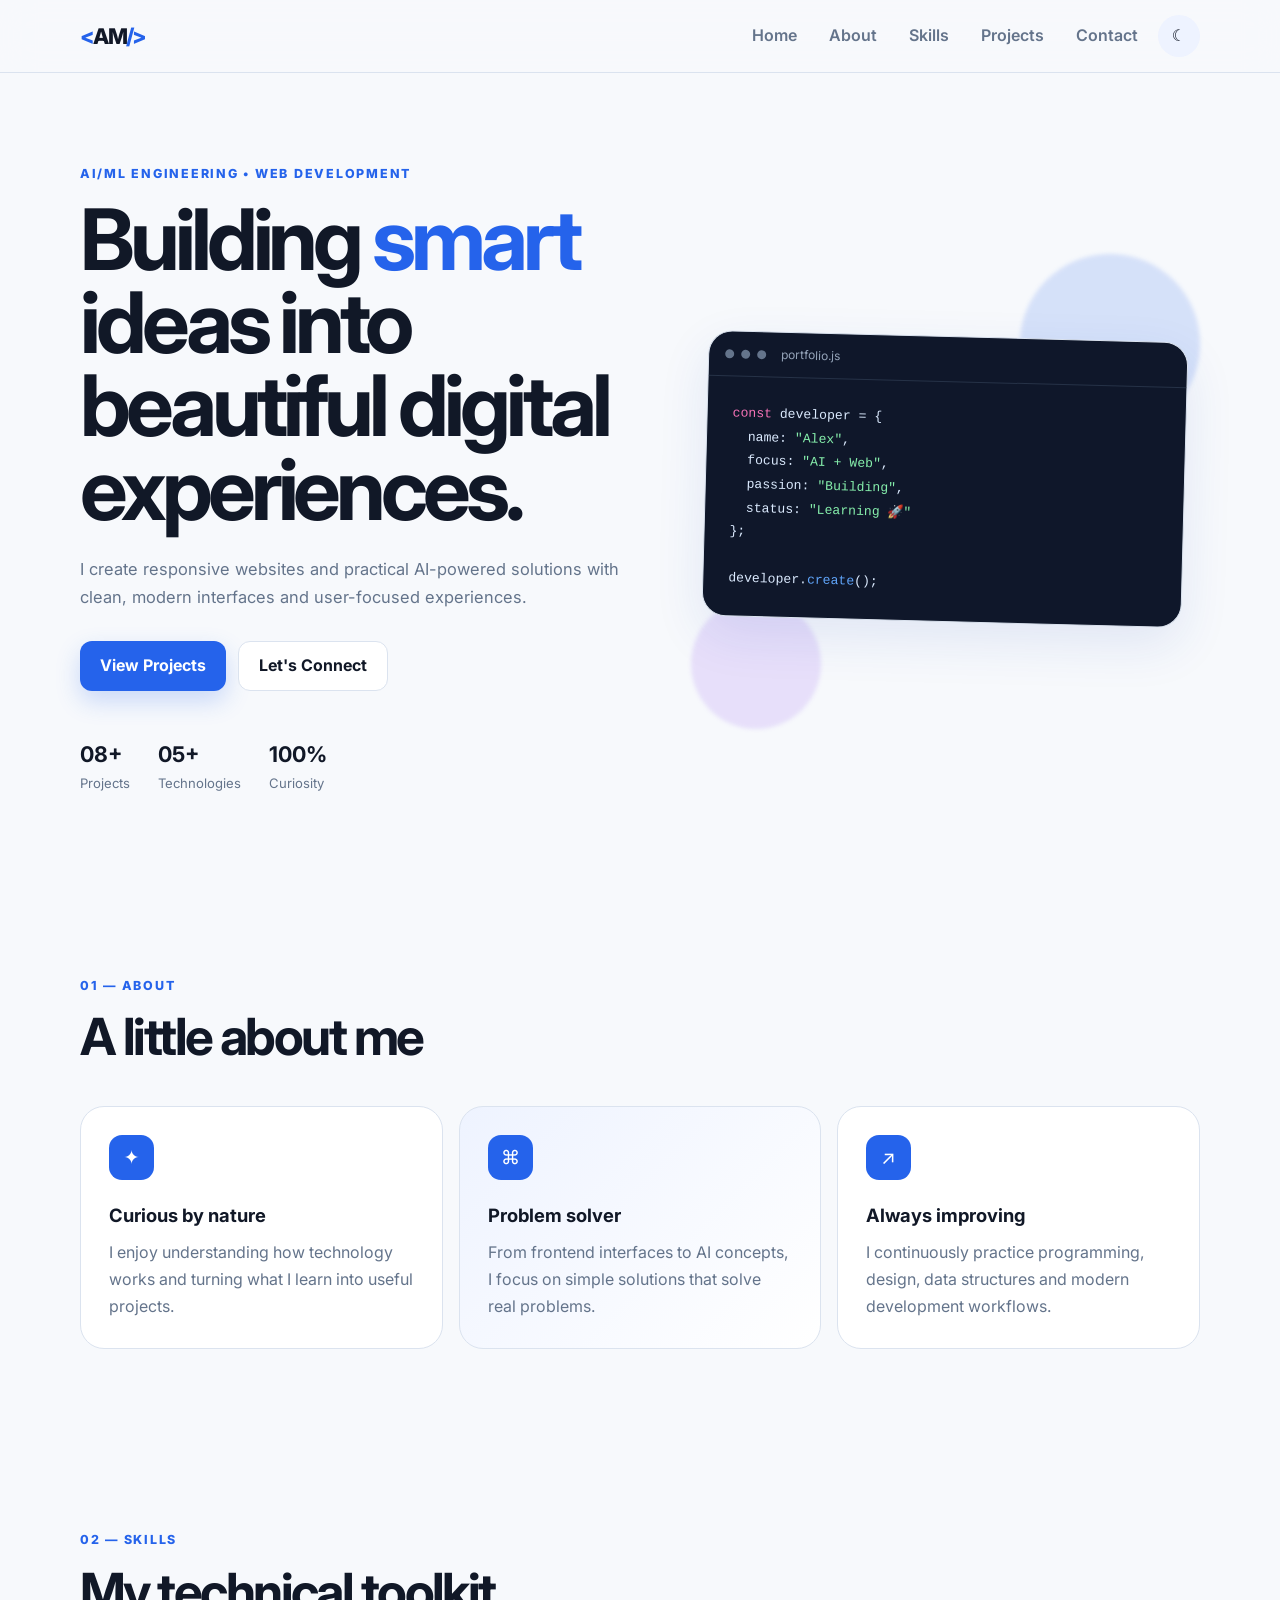
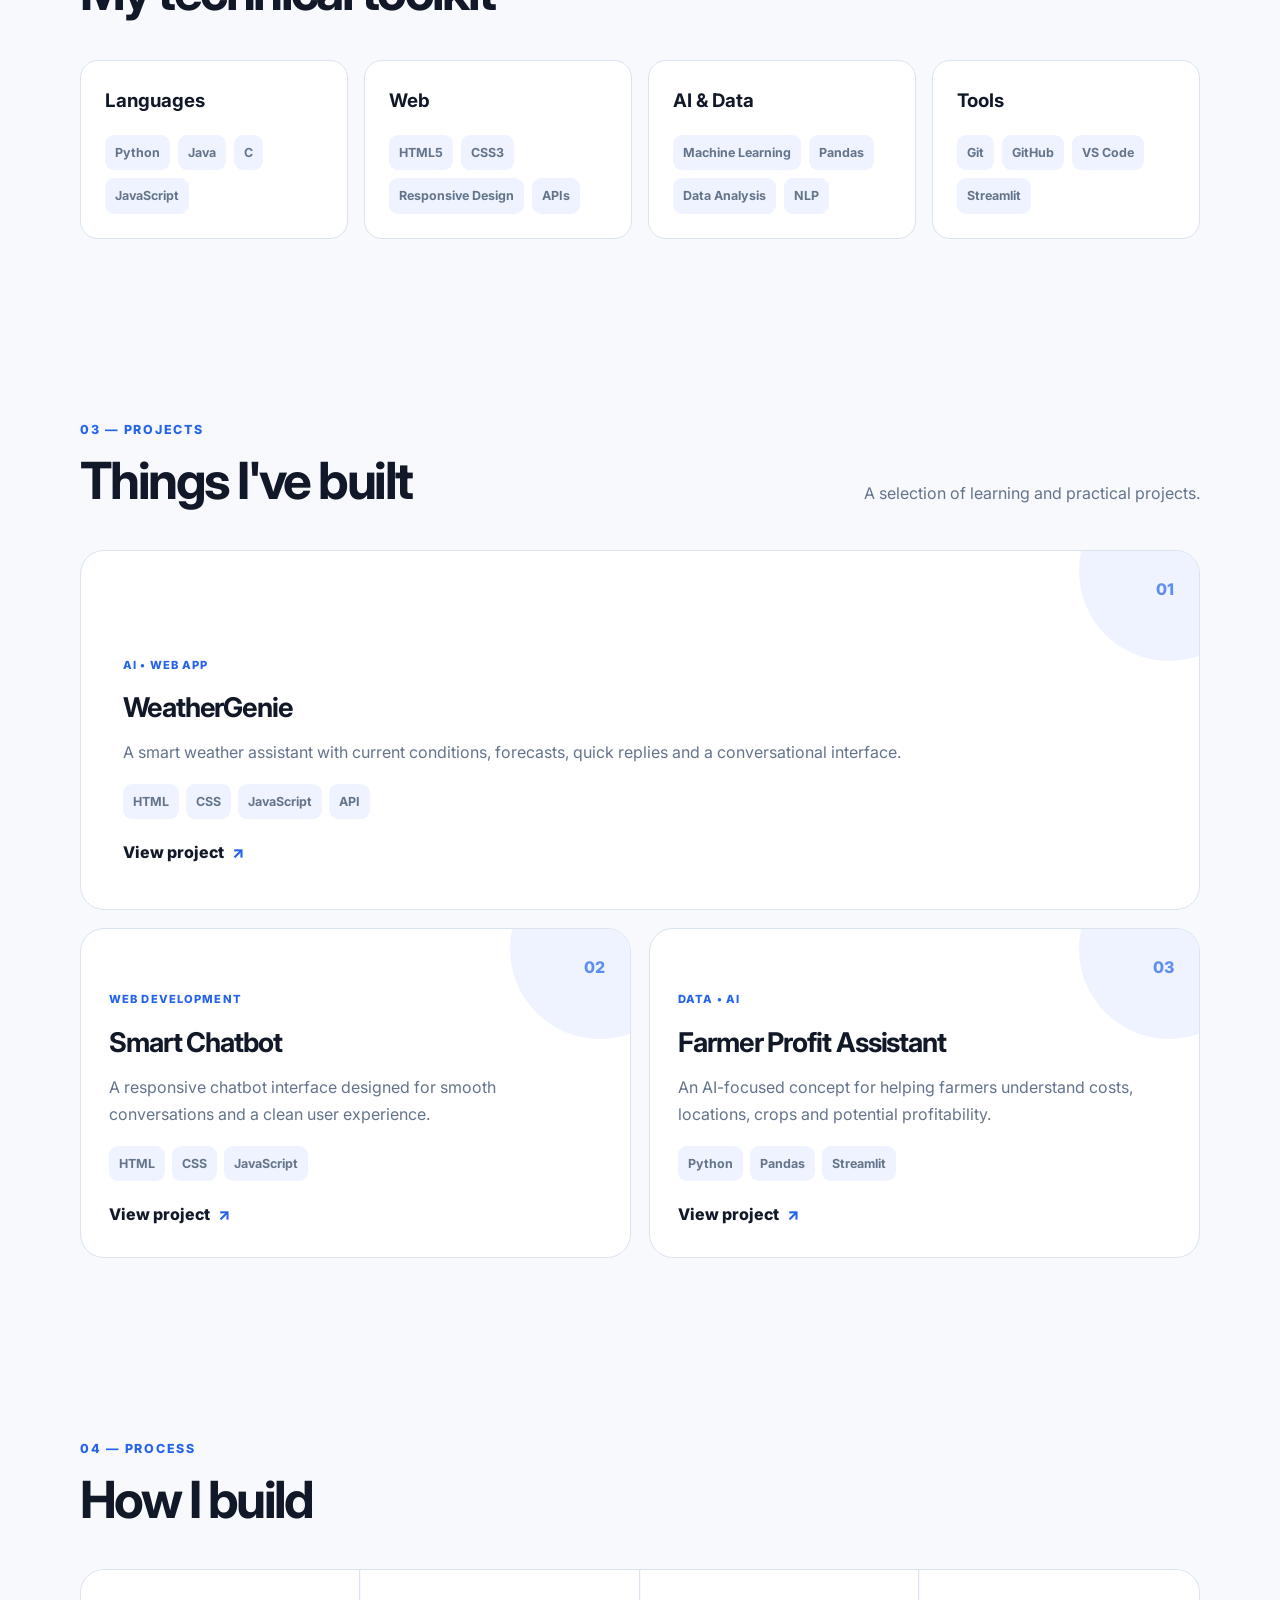
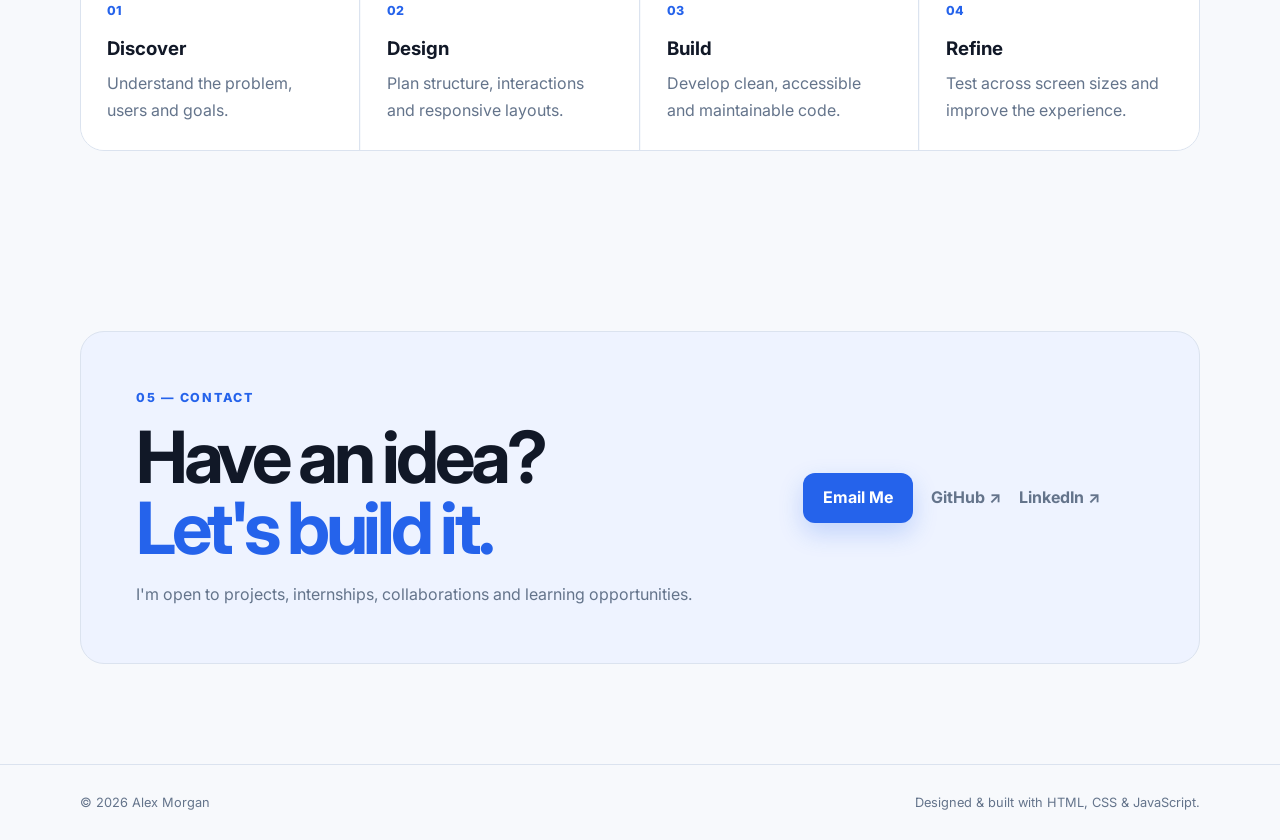
<file: index.html>
<!DOCTYPE html>
<html lang="en">
<head>
  <meta charset="UTF-8">
  <meta name="viewport" content="width=device-width, initial-scale=1.0">
  <meta name="description" content="Responsive AI/ML engineering portfolio">
  <title>Alex Morgan | AI/ML Portfolio</title>
  <link rel="preconnect" href="https://fonts.googleapis.com">
  <link rel="preconnect" href="https://fonts.gstatic.com" crossorigin>
  <link href="https://fonts.googleapis.com/css2?family=Inter:wght@400;500;600;700;800&display=swap" rel="stylesheet">
  <link rel="stylesheet" href="style.css">
</head>
<body>
  <header class="site-header">
    <nav class="nav container" aria-label="Main navigation">
      <a class="logo" href="#home" aria-label="Alex Morgan home">
        <span>&lt;</span>AM<span>/&gt;</span>
      </a>

      <button class="menu-toggle" id="menuToggle" aria-label="Open navigation" aria-expanded="false">
        <span></span><span></span><span></span>
      </button>

      <div class="nav-links" id="navLinks">
        <a href="#home">Home</a>
        <a href="#about">About</a>
        <a href="#skills">Skills</a>
        <a href="#projects">Projects</a>
        <a href="#contact">Contact</a>
        <button class="theme-toggle" id="themeToggle" aria-label="Toggle dark mode">☾</button>
      </div>
    </nav>
  </header>

  <main id="home">
    <section class="hero container">
      <div class="hero-content">
        <p class="eyebrow">AI/ML ENGINEERING • WEB DEVELOPMENT</p>
        <h1>Building <span>smart</span> ideas into beautiful digital experiences.</h1>
        <p class="hero-text">
          I create responsive websites and practical AI-powered solutions with clean,
          modern interfaces and user-focused experiences.
        </p>
        <div class="hero-actions">
          <a class="btn btn-primary" href="#projects">View Projects</a>
          <a class="btn btn-secondary" href="#contact">Let's Connect</a>
        </div>
        <div class="quick-stats" aria-label="Portfolio statistics">
          <div><strong>08+</strong><span>Projects</span></div>
          <div><strong>05+</strong><span>Technologies</span></div>
          <div><strong>100%</strong><span>Curiosity</span></div>
        </div>
      </div>

      <div class="hero-visual" aria-hidden="true">
        <div class="orb orb-one"></div>
        <div class="orb orb-two"></div>
        <div class="code-card">
          <div class="code-top"><i></i><i></i><i></i><span>portfolio.js</span></div>
          <pre><code><span class="pink">const</span> developer = {
  name: <span class="green">"Alex"</span>,
  focus: <span class="green">"AI + Web"</span>,
  passion: <span class="green">"Building"</span>,
  status: <span class="green">"Learning 🚀"</span>
};

developer.<span class="blue">create</span>();</code></pre>
        </div>
      </div>
    </section>

    <section class="section" id="about">
      <div class="container">
        <div class="section-heading">
          <p class="eyebrow">01 — ABOUT</p>
          <h2>A little about me</h2>
        </div>
        <div class="about-grid">
          <article class="about-card">
            <div class="about-icon">✦</div>
            <h3>Curious by nature</h3>
            <p>I enjoy understanding how technology works and turning what I learn into useful projects.</p>
          </article>
          <article class="about-card featured">
            <div class="about-icon">⌘</div>
            <h3>Problem solver</h3>
            <p>From frontend interfaces to AI concepts, I focus on simple solutions that solve real problems.</p>
          </article>
          <article class="about-card">
            <div class="about-icon">↗</div>
            <h3>Always improving</h3>
            <p>I continuously practice programming, design, data structures and modern development workflows.</p>
          </article>
        </div>
      </div>
    </section>

    <section class="section skills-section" id="skills">
      <div class="container">
        <div class="section-heading">
          <p class="eyebrow">02 — SKILLS</p>
          <h2>My technical toolkit</h2>
        </div>
        <div class="skills-grid">
          <div class="skill-group">
            <h3>Languages</h3>
            <div class="skill-list">
              <span>Python</span><span>Java</span><span>C</span><span>JavaScript</span>
            </div>
          </div>
          <div class="skill-group">
            <h3>Web</h3>
            <div class="skill-list">
              <span>HTML5</span><span>CSS3</span><span>Responsive Design</span><span>APIs</span>
            </div>
          </div>
          <div class="skill-group">
            <h3>AI & Data</h3>
            <div class="skill-list">
              <span>Machine Learning</span><span>Pandas</span><span>Data Analysis</span><span>NLP</span>
            </div>
          </div>
          <div class="skill-group">
            <h3>Tools</h3>
            <div class="skill-list">
              <span>Git</span><span>GitHub</span><span>VS Code</span><span>Streamlit</span>
            </div>
          </div>
        </div>
      </div>
    </section>

    <section class="section" id="projects">
      <div class="container">
        <div class="section-heading heading-row">
          <div>
            <p class="eyebrow">03 — PROJECTS</p>
            <h2>Things I've built</h2>
          </div>
          <p class="heading-note">A selection of learning and practical projects.</p>
        </div>

        <div class="projects-grid">
          <article class="project-card project-large">
            <div class="project-number">01</div>
            <div class="project-content">
              <span class="project-tag">AI • WEB APP</span>
              <h3>WeatherGenie</h3>
              <p>A smart weather assistant with current conditions, forecasts, quick replies and a conversational interface.</p>
              <div class="project-tech"><span>HTML</span><span>CSS</span><span>JavaScript</span><span>API</span></div>
              <a href="#contact" class="project-link">View project <span>↗</span></a>
            </div>
          </article>

          <article class="project-card">
            <div class="project-number">02</div>
            <div class="project-content">
              <span class="project-tag">WEB DEVELOPMENT</span>
              <h3>Smart Chatbot</h3>
              <p>A responsive chatbot interface designed for smooth conversations and a clean user experience.</p>
              <div class="project-tech"><span>HTML</span><span>CSS</span><span>JavaScript</span></div>
              <a href="#contact" class="project-link">View project <span>↗</span></a>
            </div>
          </article>

          <article class="project-card">
            <div class="project-number">03</div>
            <div class="project-content">
              <span class="project-tag">DATA • AI</span>
              <h3>Farmer Profit Assistant</h3>
              <p>An AI-focused concept for helping farmers understand costs, locations, crops and potential profitability.</p>
              <div class="project-tech"><span>Python</span><span>Pandas</span><span>Streamlit</span></div>
              <a href="#contact" class="project-link">View project <span>↗</span></a>
            </div>
          </article>
        </div>
      </div>
    </section>

    <section class="section process-section">
      <div class="container">
        <div class="section-heading">
          <p class="eyebrow">04 — PROCESS</p>
          <h2>How I build</h2>
        </div>
        <div class="process-grid">
          <div class="process-step"><span>01</span><h3>Discover</h3><p>Understand the problem, users and goals.</p></div>
          <div class="process-step"><span>02</span><h3>Design</h3><p>Plan structure, interactions and responsive layouts.</p></div>
          <div class="process-step"><span>03</span><h3>Build</h3><p>Develop clean, accessible and maintainable code.</p></div>
          <div class="process-step"><span>04</span><h3>Refine</h3><p>Test across screen sizes and improve the experience.</p></div>
        </div>
      </div>
    </section>

    <section class="contact section" id="contact">
      <div class="container contact-box">
        <div>
          <p class="eyebrow">05 — CONTACT</p>
          <h2>Have an idea?<br><span>Let's build it.</span></h2>
          <p>I'm open to projects, internships, collaborations and learning opportunities.</p>
        </div>
        <div class="contact-actions">
          <a class="btn btn-primary" href="mailto:your.email@example.com">Email Me</a>
          <a class="social-link" href="https://github.com/" target="_blank" rel="noopener">GitHub ↗</a>
          <a class="social-link" href="https://www.linkedin.com/" target="_blank" rel="noopener">LinkedIn ↗</a>
        </div>
      </div>
    </section>
  </main>

  <footer class="footer">
    <div class="container">
      <span>© 2026 Alex Morgan</span>
      <span>Designed & built with HTML, CSS & JavaScript.</span>
    </div>
  </footer>

  <script src="script.js"></script>
</body>
</html>
</file>
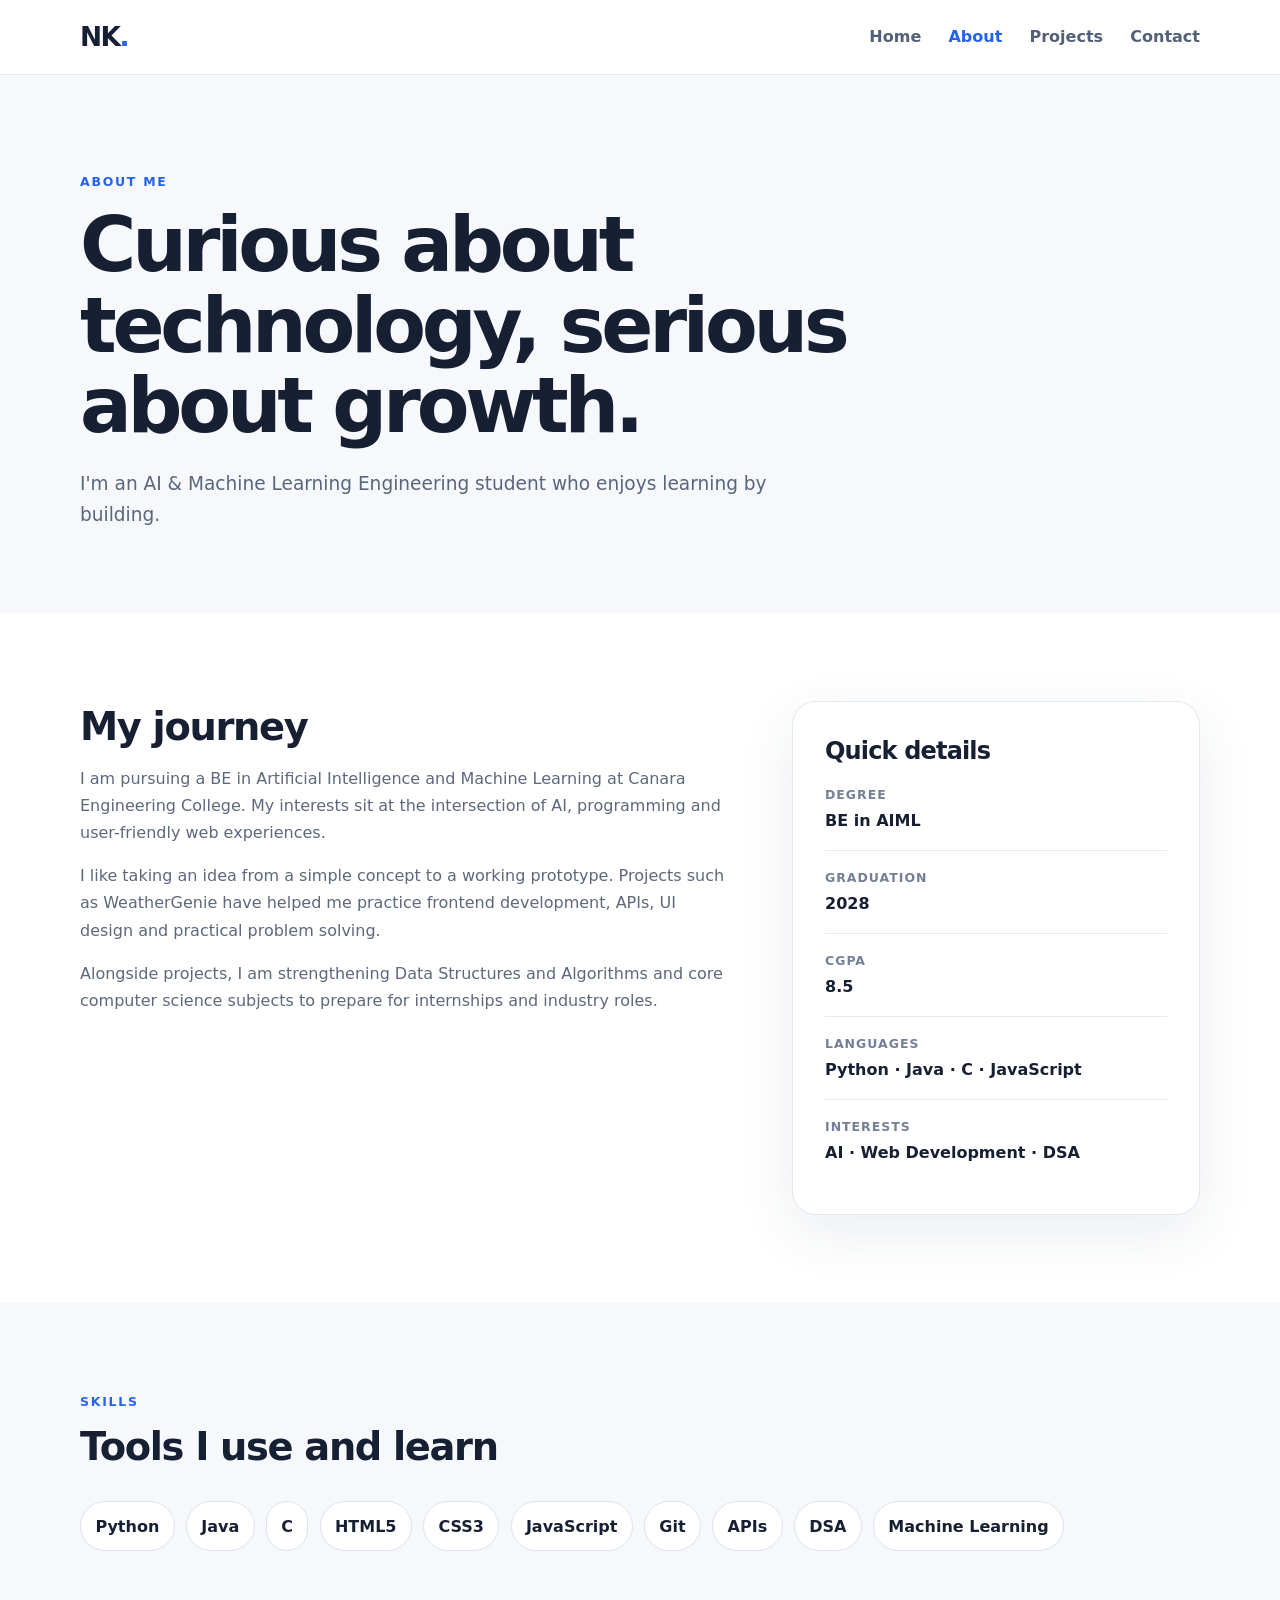
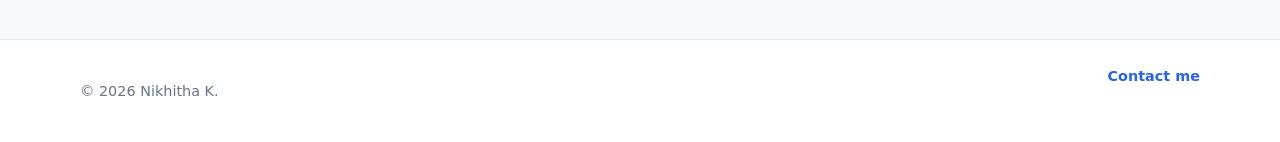
<file: about.html>
<!doctype html>
<html lang="en">
<head>
  <meta charset="utf-8">
  <meta name="viewport" content="width=device-width, initial-scale=1">
  <meta name="description" content="Learn about Nikhitha K, an AI and Machine Learning Engineering student and developer.">
  <title>About | Nikhitha K</title>
  <link rel="stylesheet" href="css/style.css">
  <script src="js/script.js" defer></script>
</head>
<body>
  <a class="skip-link" href="#main-content">Skip to main content</a>
  <header class="site-header">
    <div class="container header-inner">
      <a class="logo" href="index.html" aria-label="Nikhitha K home">NK<span>.</span></a>
      <button class="menu-toggle" type="button" aria-expanded="false" aria-controls="primary-nav"><span></span><span></span><span></span><span class="sr-only">Open navigation menu</span></button>
      <nav id="primary-nav" class="primary-nav" aria-label="Primary navigation">
        <a href="index.html">Home</a><a class="active" aria-current="page" href="about.html">About</a><a href="projects.html">Projects</a><a href="contact.html">Contact</a>
      </nav>
    </div>
  </header>

  <main id="main-content">
    <section class="page-hero" aria-labelledby="about-title">
      <div class="container narrow">
        <p class="eyebrow">ABOUT ME</p>
        <h1 id="about-title">Curious about technology, serious about growth.</h1>
        <p class="lead">I'm an AI & Machine Learning Engineering student who enjoys learning by building.</p>
      </div>
    </section>

    <section class="section" aria-labelledby="story-title">
      <div class="container content-grid">
        <article>
          <h2 id="story-title">My journey</h2>
          <p>I am pursuing a BE in Artificial Intelligence and Machine Learning at Canara Engineering College. My interests sit at the intersection of AI, programming and user-friendly web experiences.</p>
          <p>I like taking an idea from a simple concept to a working prototype. Projects such as WeatherGenie have helped me practice frontend development, APIs, UI design and practical problem solving.</p>
          <p>Alongside projects, I am strengthening Data Structures and Algorithms and core computer science subjects to prepare for internships and industry roles.</p>
        </article>
        <aside class="detail-card" aria-labelledby="details-title">
          <h2 id="details-title">Quick details</h2>
          <dl>
            <div><dt>Degree</dt><dd>BE in AIML</dd></div>
            <div><dt>Graduation</dt><dd>2028</dd></div>
            <div><dt>CGPA</dt><dd>8.5</dd></div>
            <div><dt>Languages</dt><dd>Python · Java · C · JavaScript</dd></div>
            <div><dt>Interests</dt><dd>AI · Web Development · DSA</dd></div>
          </dl>
        </aside>
      </div>
    </section>

    <section class="section tinted" aria-labelledby="skills-title">
      <div class="container">
        <div class="section-heading"><p class="eyebrow">SKILLS</p><h2 id="skills-title">Tools I use and learn</h2></div>
        <div class="skills" role="list" aria-label="Technical skills">
          <span role="listitem">Python</span><span role="listitem">Java</span><span role="listitem">C</span><span role="listitem">HTML5</span><span role="listitem">CSS3</span><span role="listitem">JavaScript</span><span role="listitem">Git</span><span role="listitem">APIs</span><span role="listitem">DSA</span><span role="listitem">Machine Learning</span>
        </div>
      </div>
    </section>
  </main>

  <footer class="site-footer"><div class="container footer-inner"><p>© <span data-year></span> Nikhitha K.</p><a href="contact.html">Contact me</a></div></footer>
</body>
</html>
</file>
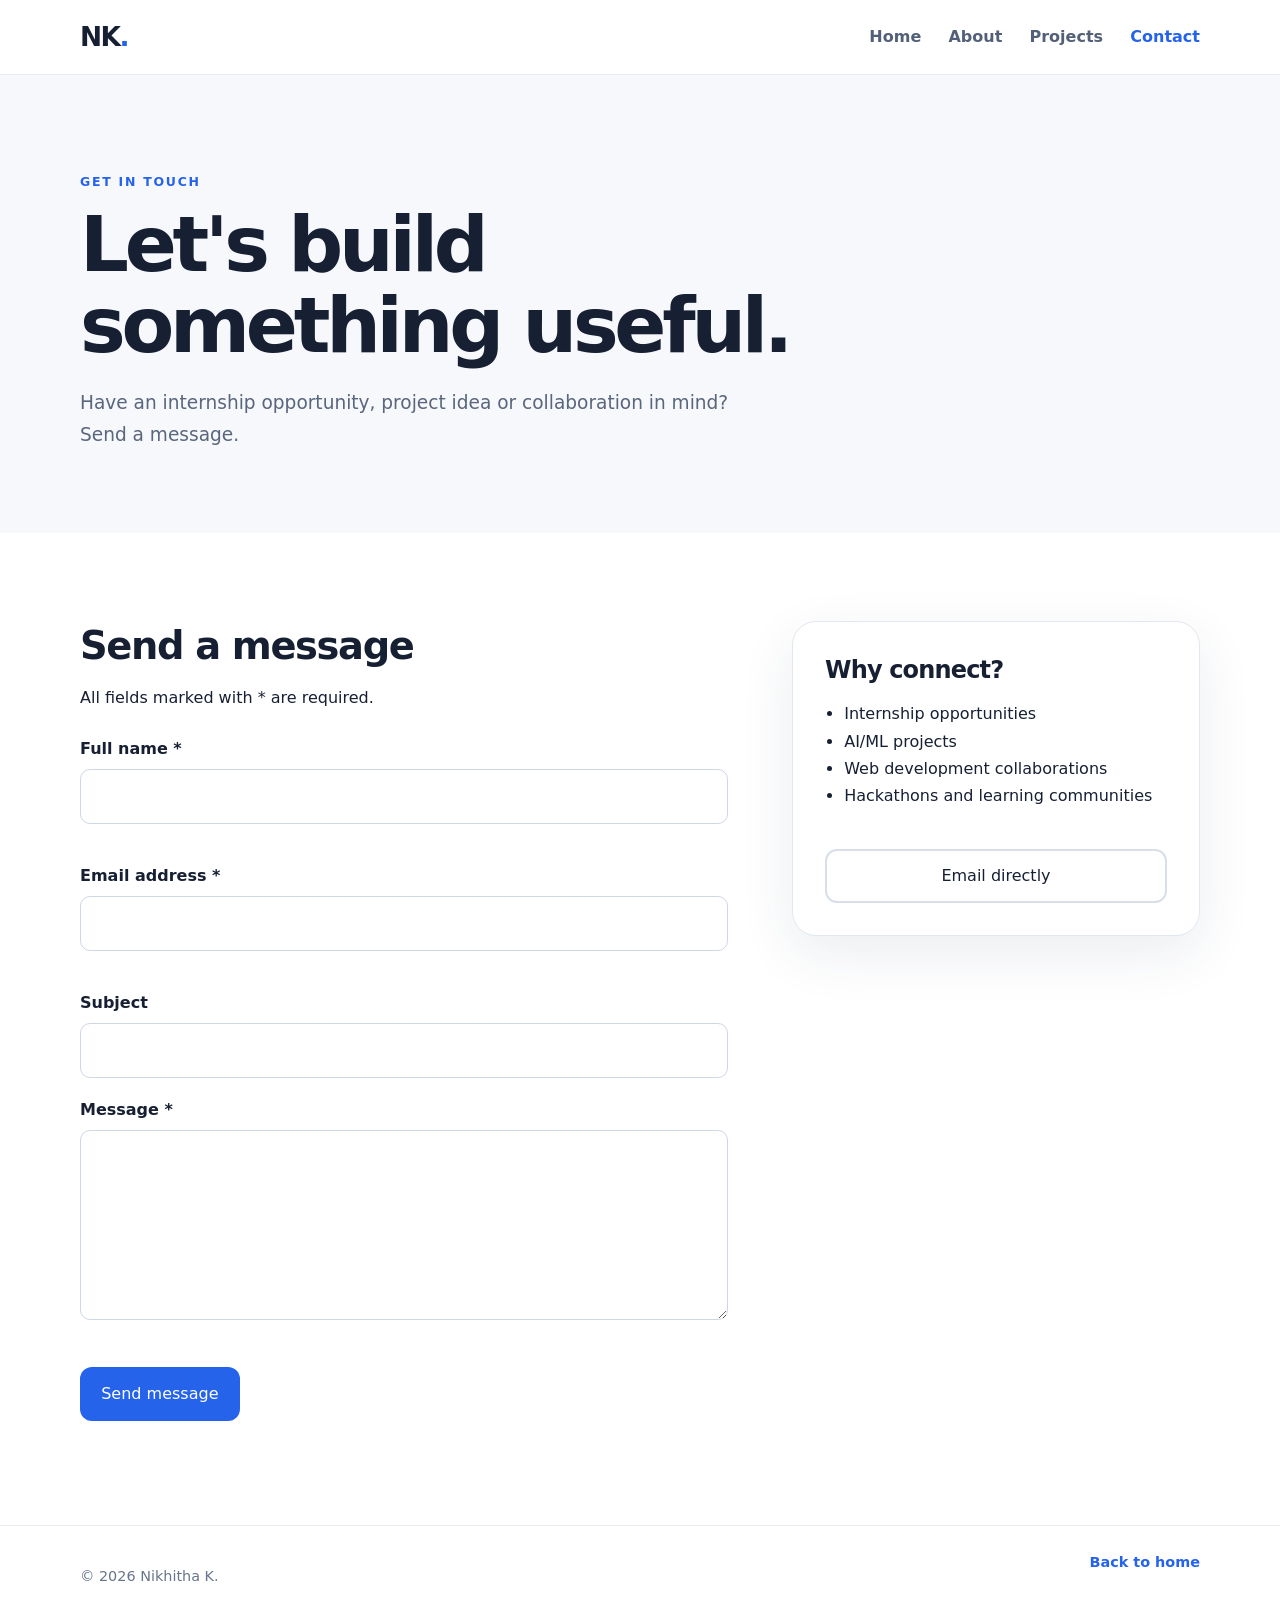
<file: contact.html>
<!doctype html>
<html lang="en">
<head>
  <meta charset="utf-8">
  <meta name="viewport" content="width=device-width, initial-scale=1">
  <meta name="description" content="Contact Nikhitha K for collaboration, internships and project opportunities.">
  <title>Contact | Nikhitha K</title>
  <link rel="stylesheet" href="css/style.css">
  <script src="js/script.js" defer></script>
</head>
<body>
  <a class="skip-link" href="#main-content">Skip to main content</a>
  <header class="site-header">
    <div class="container header-inner">
      <a class="logo" href="index.html" aria-label="Nikhitha K home">NK<span>.</span></a>
      <button class="menu-toggle" type="button" aria-expanded="false" aria-controls="primary-nav"><span></span><span></span><span></span><span class="sr-only">Open navigation menu</span></button>
      <nav id="primary-nav" class="primary-nav" aria-label="Primary navigation">
        <a href="index.html">Home</a><a href="about.html">About</a><a href="projects.html">Projects</a><a class="active" aria-current="page" href="contact.html">Contact</a>
      </nav>
    </div>
  </header>

  <main id="main-content">
    <section class="page-hero" aria-labelledby="contact-title">
      <div class="container narrow">
        <p class="eyebrow">GET IN TOUCH</p>
        <h1 id="contact-title">Let's build something useful.</h1>
        <p class="lead">Have an internship opportunity, project idea or collaboration in mind? Send a message.</p>
      </div>
    </section>

    <section class="section" aria-labelledby="form-title">
      <div class="container contact-grid">
        <div>
          <h2 id="form-title">Send a message</h2>
          <p>All fields marked with <span aria-hidden="true">*</span> are required.</p>
          <form id="contact-form" novalidate aria-describedby="form-status">
            <div class="form-group">
              <label for="name">Full name <span aria-hidden="true">*</span></label>
              <input id="name" name="name" type="text" autocomplete="name" required aria-required="true">
              <p class="error" id="name-error"></p>
            </div>
            <div class="form-group">
              <label for="email">Email address <span aria-hidden="true">*</span></label>
              <input id="email" name="email" type="email" autocomplete="email" required aria-required="true">
              <p class="error" id="email-error"></p>
            </div>
            <div class="form-group">
              <label for="subject">Subject</label>
              <input id="subject" name="subject" type="text" autocomplete="off">
            </div>
            <div class="form-group">
              <label for="message">Message <span aria-hidden="true">*</span></label>
              <textarea id="message" name="message" rows="6" required aria-required="true"></textarea>
              <p class="error" id="message-error"></p>
            </div>
            <button class="btn primary" type="submit">Send message</button>
            <p id="form-status" class="form-status" role="status" aria-live="polite"></p>
          </form>
        </div>
        <aside class="detail-card" aria-labelledby="connect-title">
          <h2 id="connect-title">Why connect?</h2>
          <ul class="clean-list">
            <li>Internship opportunities</li>
            <li>AI/ML projects</li>
            <li>Web development collaborations</li>
            <li>Hackathons and learning communities</li>
          </ul>
          <a class="btn secondary full" href="mailto:your-email@example.com">Email directly</a>
        </aside>
      </div>
    </section>
  </main>

  <footer class="site-footer"><div class="container footer-inner"><p>© <span data-year></span> Nikhitha K.</p><a href="index.html">Back to home</a></div></footer>
</body>
</html>
</file>
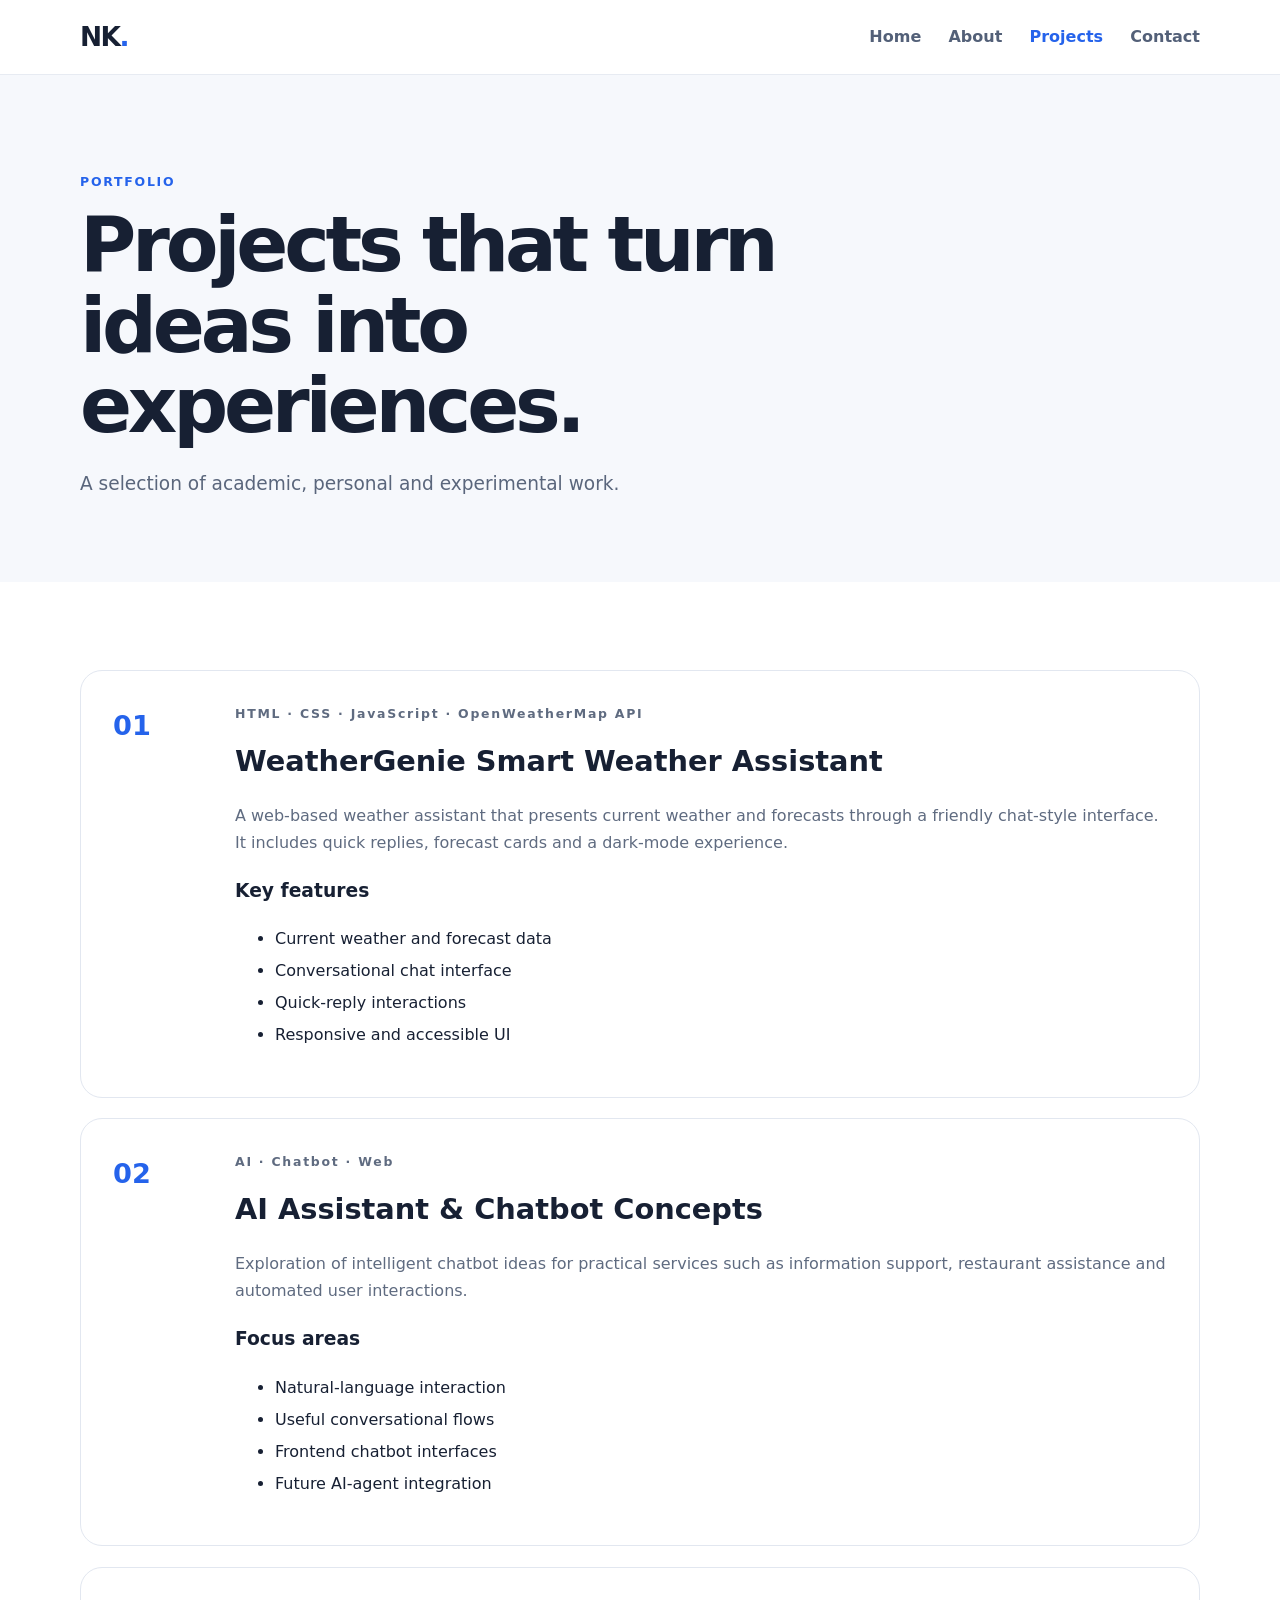
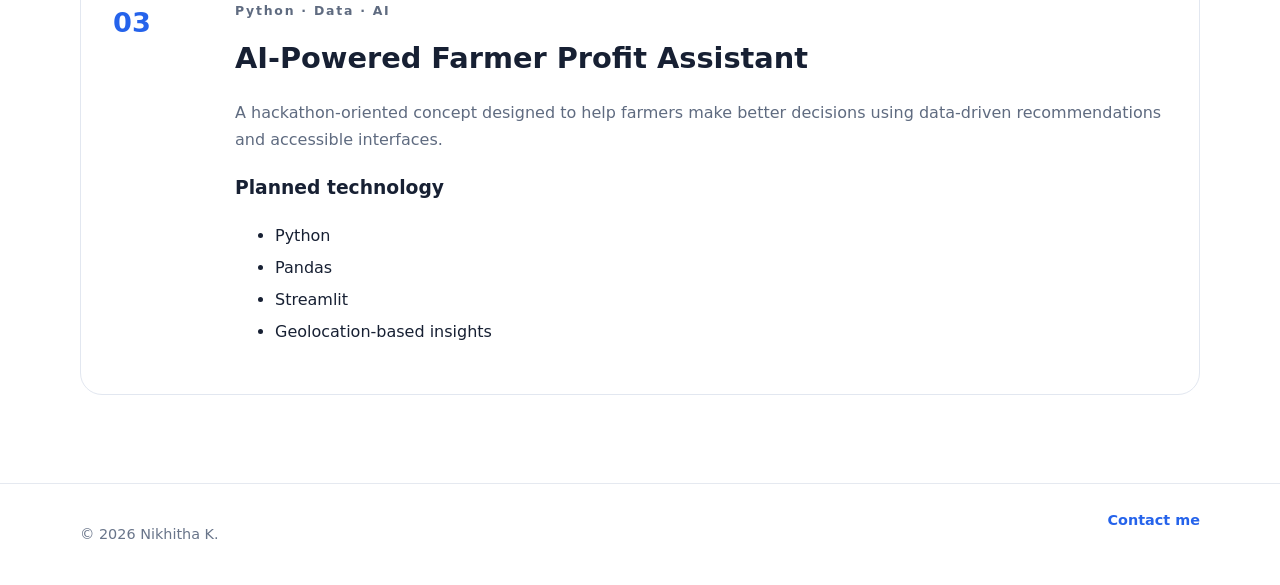
<file: projects.html>
<!doctype html>
<html lang="en">
<head>
  <meta charset="utf-8">
  <meta name="viewport" content="width=device-width, initial-scale=1">
  <meta name="description" content="Portfolio projects by Nikhitha K, including WeatherGenie and AI assistant concepts.">
  <title>Projects | Nikhitha K</title>
  <link rel="stylesheet" href="css/style.css">
  <script src="js/script.js" defer></script>
</head>
<body>
  <a class="skip-link" href="#main-content">Skip to main content</a>
  <header class="site-header">
    <div class="container header-inner">
      <a class="logo" href="index.html" aria-label="Nikhitha K home">NK<span>.</span></a>
      <button class="menu-toggle" type="button" aria-expanded="false" aria-controls="primary-nav"><span></span><span></span><span></span><span class="sr-only">Open navigation menu</span></button>
      <nav id="primary-nav" class="primary-nav" aria-label="Primary navigation">
        <a href="index.html">Home</a><a href="about.html">About</a><a class="active" aria-current="page" href="projects.html">Projects</a><a href="contact.html">Contact</a>
      </nav>
    </div>
  </header>

  <main id="main-content">
    <section class="page-hero" aria-labelledby="projects-title">
      <div class="container narrow">
        <p class="eyebrow">PORTFOLIO</p>
        <h1 id="projects-title">Projects that turn ideas into experiences.</h1>
        <p class="lead">A selection of academic, personal and experimental work.</p>
      </div>
    </section>

    <section class="section" aria-label="Project list">
      <div class="container project-list">
        <article id="weathergenie" class="large-project">
          <div class="project-number" aria-hidden="true">01</div>
          <div>
            <p class="tag">HTML · CSS · JavaScript · OpenWeatherMap API</p>
            <h2>WeatherGenie Smart Weather Assistant</h2>
            <p>A web-based weather assistant that presents current weather and forecasts through a friendly chat-style interface. It includes quick replies, forecast cards and a dark-mode experience.</p>
            <h3>Key features</h3>
            <ul><li>Current weather and forecast data</li><li>Conversational chat interface</li><li>Quick-reply interactions</li><li>Responsive and accessible UI</li></ul>
          </div>
        </article>

        <article id="ai-assistant" class="large-project">
          <div class="project-number" aria-hidden="true">02</div>
          <div>
            <p class="tag">AI · Chatbot · Web</p>
            <h2>AI Assistant & Chatbot Concepts</h2>
            <p>Exploration of intelligent chatbot ideas for practical services such as information support, restaurant assistance and automated user interactions.</p>
            <h3>Focus areas</h3>
            <ul><li>Natural-language interaction</li><li>Useful conversational flows</li><li>Frontend chatbot interfaces</li><li>Future AI-agent integration</li></ul>
          </div>
        </article>

        <article class="large-project">
          <div class="project-number" aria-hidden="true">03</div>
          <div>
            <p class="tag">Python · Data · AI</p>
            <h2>AI-Powered Farmer Profit Assistant</h2>
            <p>A hackathon-oriented concept designed to help farmers make better decisions using data-driven recommendations and accessible interfaces.</p>
            <h3>Planned technology</h3>
            <ul><li>Python</li><li>Pandas</li><li>Streamlit</li><li>Geolocation-based insights</li></ul>
          </div>
        </article>
      </div>
    </section>
  </main>

  <footer class="site-footer"><div class="container footer-inner"><p>© <span data-year></span> Nikhitha K.</p><a href="contact.html">Contact me</a></div></footer>
</body>
</html>
</file>
<file: style.css>
/* =========================================================
   ADVANCED CSS3 & RESPONSIVE ARCHITECTURE
   Uses: CSS Variables + Grid + Flexbox + Mobile-first media queries
   ========================================================= */

:root {
  --primary: #2563eb;
  --primary-dark: #1d4ed8;
  --accent: #7c3aed;
  --bg: #f7f9fc;
  --surface: #ffffff;
  --surface-2: #eef3ff;
  --text: #111827;
  --muted: #64748b;
  --border: #dbe3ef;
  --shadow: 0 18px 50px rgba(30, 64, 175, .10);
  --radius: 24px;
  --max-width: 1120px;
  --transition: 220ms ease;
}

[data-theme="dark"] {
  --bg: #0b1020;
  --surface: #121a2c;
  --surface-2: #17223a;
  --text: #f4f7ff;
  --muted: #a8b3c7;
  --border: #263451;
  --shadow: 0 18px 50px rgba(0, 0, 0, .30);
}

* {
  box-sizing: border-box;
  margin: 0;
  padding: 0;
}

html {
  scroll-behavior: smooth;
  scroll-padding-top: 80px;
}

body {
  font-family: "Inter", system-ui, sans-serif;
  background: var(--bg);
  color: var(--text);
  line-height: 1.7;
  transition: background var(--transition), color var(--transition);
}

a {
  color: inherit;
  text-decoration: none;
}

button {
  font: inherit;
}

.container {
  width: min(100% - 32px, var(--max-width));
  margin-inline: auto;
}

/* NAVBAR — Flexbox */
.site-header {
  position: sticky;
  top: 0;
  z-index: 1000;
  background: color-mix(in srgb, var(--bg) 88%, transparent);
  backdrop-filter: blur(16px);
  border-bottom: 1px solid var(--border);
}

.nav {
  min-height: 72px;
  display: flex;
  align-items: center;
  justify-content: space-between;
  gap: 20px;
}

.logo {
  font-size: 1.35rem;
  font-weight: 800;
  letter-spacing: -.08em;
  color: var(--text);
}

.logo span {
  color: var(--primary);
}

.nav-links {
  position: absolute;
  inset: 72px 16px auto;
  display: none;
  flex-direction: column;
  align-items: stretch;
  gap: 8px;
  padding: 16px;
  background: var(--surface);
  border: 1px solid var(--border);
  border-radius: 18px;
  box-shadow: var(--shadow);
}

.nav-links.open {
  display: flex;
}

.nav-links a {
  padding: 10px 12px;
  color: var(--muted);
  font-weight: 600;
  border-radius: 10px;
  transition: var(--transition);
}

.nav-links a:hover {
  color: var(--primary);
  background: var(--surface-2);
}

.menu-toggle {
  width: 44px;
  height: 44px;
  display: flex;
  flex-direction: column;
  justify-content: center;
  align-items: center;
  gap: 5px;
  border: 1px solid var(--border);
  background: var(--surface);
  border-radius: 12px;
  cursor: pointer;
}

.menu-toggle span {
  width: 20px;
  height: 2px;
  background: var(--text);
  border-radius: 5px;
}

.theme-toggle {
  width: 42px;
  height: 42px;
  border: 0;
  border-radius: 50%;
  cursor: pointer;
  background: var(--surface-2);
  color: var(--text);
}

/* HERO — CSS Grid */
.hero {
  min-height: calc(100vh - 72px);
  display: grid;
  grid-template-columns: 1fr;
  align-items: center;
  gap: 48px;
  padding-block: 70px;
}

.hero-content {
  max-width: 680px;
}

.eyebrow {
  color: var(--primary);
  font-size: .78rem;
  font-weight: 800;
  letter-spacing: .14em;
  margin-bottom: 14px;
}

.hero h1 {
  max-width: 720px;
  font-size: clamp(2.6rem, 10vw, 5.3rem);
  line-height: .98;
  letter-spacing: -.06em;
}

.hero h1 span,
.contact h2 span {
  color: var(--primary);
}

.hero-text {
  max-width: 620px;
  margin-top: 24px;
  color: var(--muted);
  font-size: 1.03rem;
}

.hero-actions {
  display: flex;
  flex-wrap: wrap;
  gap: 12px;
  margin-top: 30px;
}

.btn {
  display: inline-flex;
  align-items: center;
  justify-content: center;
  min-height: 50px;
  padding: 0 20px;
  border-radius: 12px;
  font-weight: 700;
  transition: transform var(--transition), box-shadow var(--transition), background var(--transition);
}

.btn:hover {
  transform: translateY(-2px);
}

.btn-primary {
  background: var(--primary);
  color: white;
  box-shadow: 0 10px 24px rgba(37, 99, 235, .22);
}

.btn-primary:hover {
  background: var(--primary-dark);
}

.btn-secondary {
  background: var(--surface);
  border: 1px solid var(--border);
}

.quick-stats {
  display: flex;
  flex-wrap: wrap;
  gap: 28px;
  margin-top: 45px;
}

.quick-stats div {
  display: flex;
  flex-direction: column;
}

.quick-stats strong {
  font-size: 1.35rem;
}

.quick-stats span {
  color: var(--muted);
  font-size: .82rem;
}

.hero-visual {
  position: relative;
  min-height: 360px;
  display: grid;
  place-items: center;
}

.orb {
  position: absolute;
  border-radius: 50%;
  filter: blur(2px);
}

.orb-one {
  width: 180px;
  height: 180px;
  top: 5%;
  right: 0;
  background: rgba(37, 99, 235, .16);
}

.orb-two {
  width: 130px;
  height: 130px;
  bottom: 0;
  left: 0;
  background: rgba(124, 58, 237, .13);
}

.code-card {
  position: relative;
  z-index: 2;
  width: min(100%, 480px);
  overflow: hidden;
  border: 1px solid var(--border);
  border-radius: var(--radius);
  background: #0f172a;
  color: #dbeafe;
  box-shadow: var(--shadow);
  transform: rotate(1.5deg);
}

.code-top {
  height: 45px;
  display: flex;
  align-items: center;
  gap: 7px;
  padding: 0 16px;
  border-bottom: 1px solid #263247;
  color: #94a3b8;
  font-size: .75rem;
}

.code-top i {
  width: 9px;
  height: 9px;
  border-radius: 50%;
  background: #64748b;
}

.code-top span {
  margin-left: 8px;
}

.code-card pre {
  overflow-x: auto;
  padding: 25px;
  font-size: .82rem;
  line-height: 1.8;
}

.pink { color: #f472b6; }
.green { color: #86efac; }
.blue { color: #60a5fa; }

/* SECTIONS */
.section {
  padding-block: 90px;
}

.section-heading {
  margin-bottom: 42px;
}

.section-heading h2 {
  font-size: clamp(2rem, 5vw, 3.2rem);
  line-height: 1.05;
  letter-spacing: -.05em;
}

.heading-row {
  display: flex;
  flex-direction: column;
  gap: 12px;
}

.heading-note {
  color: var(--muted);
}

/* ABOUT — Grid */
.about-grid {
  display: grid;
  grid-template-columns: 1fr;
  gap: 16px;
}

.about-card {
  padding: 28px;
  border: 1px solid var(--border);
  border-radius: var(--radius);
  background: var(--surface);
  transition: transform var(--transition), box-shadow var(--transition);
}

.about-card:hover {
  transform: translateY(-5px);
  box-shadow: var(--shadow);
}

.about-card.featured {
  background: linear-gradient(135deg, var(--surface-2), var(--surface));
}

.about-icon {
  width: 45px;
  height: 45px;
  display: grid;
  place-items: center;
  margin-bottom: 20px;
  border-radius: 13px;
  background: var(--primary);
  color: white;
  font-size: 1.2rem;
}

.about-card h3 {
  margin-bottom: 8px;
  font-size: 1.15rem;
}

.about-card p {
  color: var(--muted);
}

/* SKILLS — Grid */
.skills-grid {
  display: grid;
  grid-template-columns: 1fr;
  gap: 16px;
}

.skill-group {
  padding: 24px;
  border: 1px solid var(--border);
  border-radius: 18px;
  background: var(--surface);
}

.skill-group h3 {
  margin-bottom: 18px;
}

.skill-list {
  display: flex;
  flex-wrap: wrap;
  gap: 8px;
}

.skill-list span,
.project-tech span {
  padding: 7px 10px;
  border-radius: 9px;
  background: var(--surface-2);
  color: var(--muted);
  font-size: .78rem;
  font-weight: 700;
}

/* PROJECTS — CSS Grid */
.projects-grid {
  display: grid;
  grid-template-columns: 1fr;
  gap: 18px;
}

.project-card {
  position: relative;
  min-height: 330px;
  padding: 28px;
  overflow: hidden;
  display: flex;
  flex-direction: column;
  justify-content: flex-end;
  border: 1px solid var(--border);
  border-radius: var(--radius);
  background: var(--surface);
  transition: transform var(--transition), box-shadow var(--transition);
}

.project-card:hover {
  transform: translateY(-6px);
  box-shadow: var(--shadow);
}

.project-card::before {
  content: "";
  position: absolute;
  width: 180px;
  height: 180px;
  top: -70px;
  right: -60px;
  border-radius: 50%;
  background: var(--surface-2);
}

.project-number {
  position: absolute;
  top: 25px;
  right: 25px;
  color: var(--primary);
  font-weight: 800;
  opacity: .7;
}

.project-content {
  position: relative;
  z-index: 1;
}

.project-tag {
  color: var(--primary);
  font-size: .7rem;
  font-weight: 800;
  letter-spacing: .1em;
}

.project-card h3 {
  margin: 8px 0;
  font-size: 1.7rem;
  letter-spacing: -.04em;
}

.project-card p {
  color: var(--muted);
  margin-bottom: 18px;
}

.project-tech {
  display: flex;
  flex-wrap: wrap;
  gap: 7px;
}

.project-link {
  display: inline-flex;
  gap: 8px;
  margin-top: 20px;
  color: var(--text);
  font-weight: 800;
}

.project-link span {
  color: var(--primary);
}

/* PROCESS */
.process-grid {
  display: grid;
  grid-template-columns: 1fr;
  gap: 1px;
  overflow: hidden;
  border: 1px solid var(--border);
  border-radius: var(--radius);
}

.process-step {
  padding: 26px;
  background: var(--surface);
  border-bottom: 1px solid var(--border);
}

.process-step:last-child {
  border-bottom: 0;
}

.process-step > span {
  color: var(--primary);
  font-weight: 800;
  font-size: .78rem;
}

.process-step h3 {
  margin: 10px 0 5px;
}

.process-step p {
  color: var(--muted);
}

/* CONTACT */
.contact {
  padding-bottom: 100px;
}

.contact-box {
  display: grid;
  grid-template-columns: 1fr;
  gap: 35px;
  padding: 45px 28px;
  border-radius: var(--radius);
  background: var(--surface-2);
  border: 1px solid var(--border);
}

.contact h2 {
  font-size: clamp(2.4rem, 7vw, 4.5rem);
  line-height: .98;
  letter-spacing: -.06em;
}

.contact-box > div:first-child > p:last-child {
  max-width: 580px;
  margin-top: 18px;
  color: var(--muted);
}

.contact-actions {
  display: flex;
  flex-wrap: wrap;
  align-items: center;
  gap: 18px;
}

.social-link {
  font-weight: 700;
  color: var(--muted);
}

.social-link:hover {
  color: var(--primary);
}

/* FOOTER */
.footer {
  border-top: 1px solid var(--border);
  color: var(--muted);
  font-size: .8rem;
}

.footer .container {
  min-height: 75px;
  display: flex;
  flex-direction: column;
  justify-content: center;
  gap: 4px;
}

/* TABLET */
@media (min-width: 640px) {
  .container {
    width: min(100% - 48px, var(--max-width));
  }

  .about-grid,
  .skills-grid {
    grid-template-columns: repeat(2, 1fr);
  }

  .projects-grid {
    grid-template-columns: repeat(2, 1fr);
  }

  .project-large {
    grid-column: 1 / -1;
  }

  .process-grid {
    grid-template-columns: repeat(2, 1fr);
  }

  .process-step {
    border-right: 1px solid var(--border);
  }

  .process-step:nth-child(2) {
    border-right: 0;
  }

  .process-step:nth-child(-n + 2) {
    border-bottom: 1px solid var(--border);
  }

  .process-step:nth-child(n + 3) {
    border-bottom: 0;
  }

  .contact-box {
    padding: 55px;
  }
}

/* DESKTOP */
@media (min-width: 900px) {
  .container {
    width: min(100% - 64px, var(--max-width));
  }

  .menu-toggle {
    display: none;
  }

  .nav-links {
    position: static;
    display: flex;
    flex-direction: row;
    align-items: center;
    padding: 0;
    border: 0;
    box-shadow: none;
    background: transparent;
  }

  .nav-links a {
    padding: 8px 12px;
  }

  .hero {
    grid-template-columns: 1.05fr .95fr;
    padding-block: 90px;
  }

  .hero-visual {
    min-height: 500px;
  }

  .about-grid {
    grid-template-columns: repeat(3, 1fr);
  }

  .skills-grid {
    grid-template-columns: repeat(4, 1fr);
  }

  .projects-grid {
    grid-template-columns: repeat(2, 1fr);
  }

  .project-large {
    grid-column: span 2;
    min-height: 360px;
  }

  .heading-row {
    flex-direction: row;
    justify-content: space-between;
    align-items: end;
  }

  .heading-note {
    max-width: 350px;
  }

  .process-grid {
    grid-template-columns: repeat(4, 1fr);
  }

  .process-step,
  .process-step:nth-child(2),
  .process-step:nth-child(-n + 2),
  .process-step:nth-child(n + 3) {
    border-right: 1px solid var(--border);
    border-bottom: 0;
  }

  .process-step:last-child {
    border-right: 0;
  }

  .contact-box {
    grid-template-columns: 1.3fr .7fr;
    align-items: center;
  }

  .footer .container {
    flex-direction: row;
    align-items: center;
    justify-content: space-between;
  }
}

/* LARGE DESKTOP */
@media (min-width: 1200px) {
  .hero {
    min-height: 760px;
  }

  .project-large {
    padding: 42px;
  }
}

/* ACCESSIBILITY */
@media (prefers-reduced-motion: reduce) {
  html {
    scroll-behavior: auto;
  }

  *, *::before, *::after {
    transition: none !important;
    animation: none !important;
  }
}
</file>
<file: css/style.css>
*{box-sizing:border-box}html{scroll-behavior:smooth}body{margin:0;font-family:Inter,ui-sans-serif,system-ui,-apple-system,BlinkMacSystemFont,"Segoe UI",sans-serif;color:#172033;background:#fff;line-height:1.7}a{color:inherit}.container{width:min(1120px,92%);margin:auto}.narrow{max-width:820px;margin-left:max(4%,calc((100% - 1120px)/2))}.site-header{position:sticky;top:0;z-index:10;background:rgba(255,255,255,.94);backdrop-filter:blur(12px);border-bottom:1px solid #e7ebf2}.header-inner{min-height:74px;display:flex;align-items:center;justify-content:space-between}.logo{text-decoration:none;font-size:1.65rem;font-weight:900;letter-spacing:-.06em}.logo span,.hero h1 span{color:#2563eb}.primary-nav{display:flex;gap:1.7rem;align-items:center}.primary-nav a{text-decoration:none;font-weight:700;color:#536078}.primary-nav a:hover,.primary-nav a.active{color:#2563eb}.menu-toggle{display:none;background:none;border:0;padding:.5rem}.menu-toggle span:not(.sr-only){display:block;width:25px;height:2px;background:#172033;margin:5px}.skip-link{position:absolute;left:-999px;top:10px;background:#111827;color:#fff;padding:.7rem 1rem;border-radius:8px;z-index:99}.skip-link:focus{left:10px}.hero{padding:6.5rem 0 5rem;background:radial-gradient(circle at 85% 25%,#e7efff,transparent 30%),linear-gradient(180deg,#fff,#f7faff)}.hero-grid{display:grid;grid-template-columns:1.5fr .8fr;gap:5rem;align-items:center}.eyebrow,.tag{color:#2563eb;font-size:.78rem;font-weight:900;letter-spacing:.14em;margin:0 0 .8rem}.hero h1,.page-hero h1{font-size:clamp(2.6rem,6vw,5.2rem);line-height:1.05;letter-spacing:-.055em;margin:.3rem 0 1.3rem}.lead{font-size:1.16rem;color:#5a667c;max-width:700px}.button-row{display:flex;gap:.8rem;flex-wrap:wrap;margin-top:2rem}.btn{display:inline-flex;align-items:center;justify-content:center;min-height:48px;padding:.7rem 1.2rem;border-radius:12px;text-decoration:none;font-weight:800;border:2px solid transparent;cursor:pointer;font:inherit}.btn.primary{background:#2563eb;color:#fff}.btn.primary:hover{background:#1d4ed8}.btn.secondary{border-color:#d8dfeb;background:#fff;color:#172033}.btn.secondary:hover{border-color:#2563eb;color:#2563eb}.btn.full{width:100%;margin-top:1.5rem}.hero-card,.detail-card{background:#fff;border:1px solid #e2e7f0;border-radius:24px;padding:2rem;box-shadow:0 18px 55px rgba(30,50,90,.09)}.avatar{width:90px;height:90px;border-radius:22px;display:grid;place-items:center;background:#e8efff;color:#2563eb;font-size:1.6rem;font-weight:900;margin-bottom:1.2rem}.hero-card h2{margin:.2rem 0}.hero-card p{color:#667085}.quick-stats{display:grid;grid-template-columns:repeat(3,1fr);list-style:none;padding:1.2rem 0 0;margin:1.2rem 0 0;border-top:1px solid #e6e9ef;gap:.5rem}.quick-stats li{text-align:center}.quick-stats strong,.quick-stats span{display:block}.quick-stats span{font-size:.75rem;color:#748096}.section{padding:5.5rem 0}.tinted{background:#f6f8fc}.section-heading{margin-bottom:2rem}.section-heading h2,.content-grid h2,.contact-grid h2{font-size:clamp(1.9rem,3vw,2.8rem);line-height:1.15;letter-spacing:-.035em;margin:.2rem 0}.section-heading.split{display:flex;justify-content:space-between;align-items:end;gap:2rem}.card-grid{display:grid;gap:1.2rem}.card-grid.three{grid-template-columns:repeat(3,1fr)}.card-grid.two{grid-template-columns:repeat(2,1fr)}.info-card,.project-card{background:#fff;border:1px solid #e3e8f0;border-radius:20px;overflow:hidden}.info-card{padding:1.6rem}.info-card h3,.project-body h3{margin:.6rem 0}.info-card p,.project-body p{color:#657187}.icon{display:grid;place-items:center;width:54px;height:54px;border-radius:14px;background:#eaf0ff;color:#2563eb;font-weight:900;font-size:.72rem}.project-top{min-height:130px;display:grid;place-items:center;background:#eaf0ff;font-size:3rem}.project-body{padding:1.5rem}.text-link{color:#2563eb;text-decoration:none;font-weight:800}.page-hero{padding:6rem 0 4rem;background:#f6f8fc}.content-grid,.contact-grid{display:grid;grid-template-columns:1.35fr .85fr;gap:4rem;align-items:start}.content-grid article p{color:#5d687c}.detail-card h2{font-size:1.5rem}.detail-card dl{margin:0}.detail-card dl div{padding:1rem 0;border-bottom:1px solid #e6e9ef}.detail-card dl div:last-child{border:0}.detail-card dt{font-size:.78rem;font-weight:900;text-transform:uppercase;letter-spacing:.08em;color:#748096}.detail-card dd{margin:.1rem 0 0;font-weight:700}.skills{display:flex;flex-wrap:wrap;gap:.7rem}.skills span{background:#fff;border:1px solid #dce3ee;padding:.65rem .9rem;border-radius:999px;font-weight:700}.project-list{display:grid;gap:1.3rem}.large-project{display:grid;grid-template-columns:90px 1fr;gap:2rem;border:1px solid #e2e7f0;border-radius:22px;padding:2rem;background:#fff}.project-number{font-size:1.7rem;font-weight:900;color:#2563eb}.large-project h2{margin:.3rem 0 .8rem;font-size:1.8rem}.large-project p{color:#5f6b80}.large-project li{margin:.3rem 0}.contact-grid form{margin-top:1.5rem}.form-group{margin-bottom:1.15rem}.form-group label{display:block;font-weight:800;margin-bottom:.4rem}.form-group input,.form-group textarea{width:100%;font:inherit;padding:.8rem .9rem;border:1.5px solid #cfd7e5;border-radius:10px;background:#fff;color:#172033}.form-group input:focus,.form-group textarea:focus{outline:3px solid #bfdbfe;border-color:#2563eb}.error{color:#b91c1c;font-size:.85rem;margin:.25rem 0 0;min-height:1.2em}.form-status{font-weight:700;margin-top:1rem}.clean-list{padding-left:1.2rem}.site-footer{border-top:1px solid #e5e9f0;padding:1.5rem 0;background:#fff}.footer-inner{display:flex;justify-content:space-between;gap:1rem;color:#69758a;font-size:.9rem}.footer-inner a{color:#2563eb;text-decoration:none;font-weight:700}.sr-only{position:absolute;width:1px;height:1px;padding:0;margin:-1px;overflow:hidden;clip:rect(0,0,0,0);white-space:nowrap;border:0}@media(max-width:800px){.hero-grid,.content-grid,.contact-grid{grid-template-columns:1fr;gap:2rem}.card-grid.three,.card-grid.two{grid-template-columns:1fr}.hero{padding:4rem 0}.section{padding:4rem 0}.primary-nav{display:none;position:absolute;top:74px;left:0;right:0;background:#fff;border-bottom:1px solid #e7ebf2;padding:1rem 4%;flex-direction:column;align-items:flex-start}.primary-nav.open{display:flex}.menu-toggle{display:block}.section-heading.split{align-items:flex-start;flex-direction:column}.large-project{grid-template-columns:1fr;gap:.5rem}.narrow{margin:auto;width:92%}}@media(prefers-reduced-motion:reduce){html{scroll-behavior:auto}}
</file>
